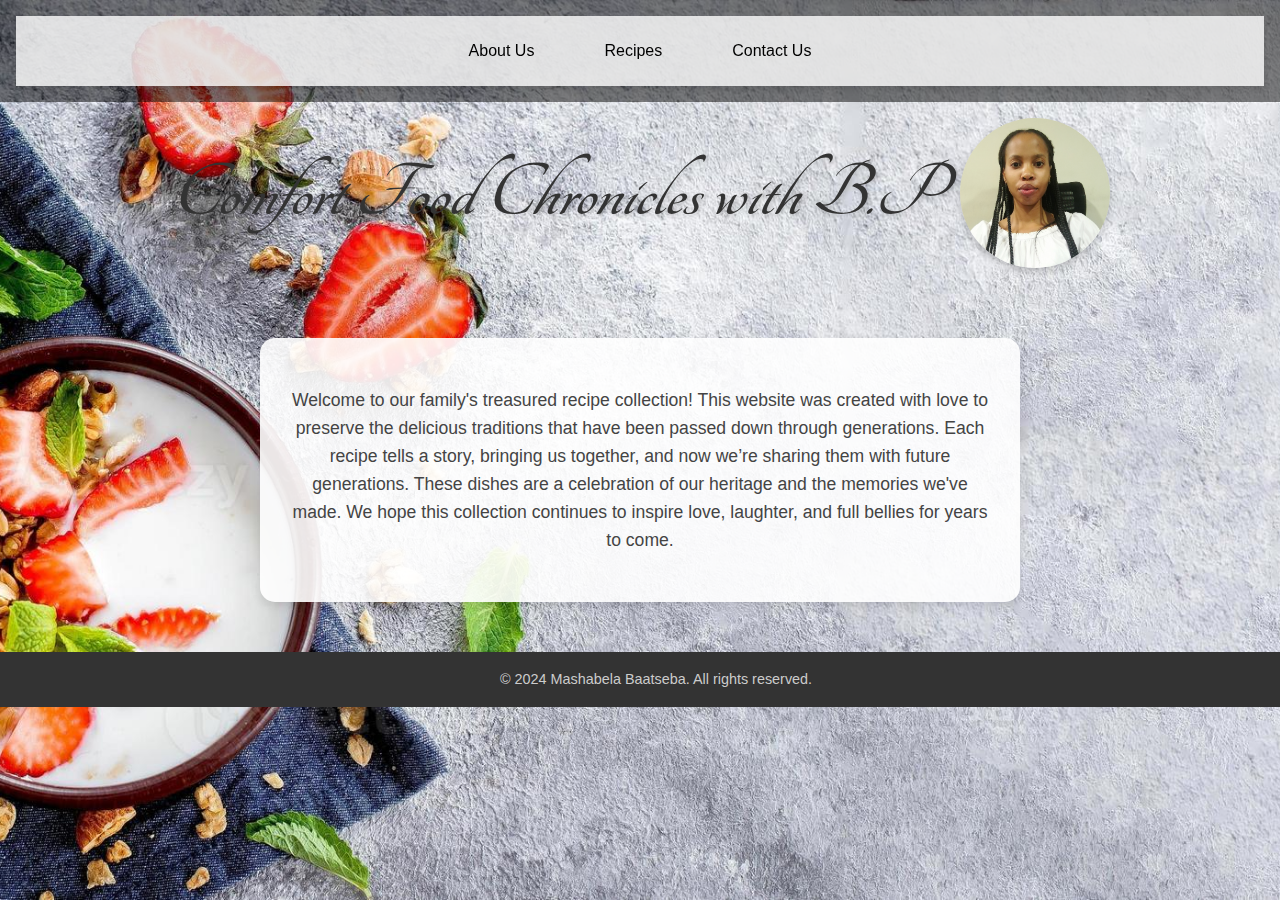
<file: Recipes/index.html>
<!DOCTYPE html>
<html lang="en">
<head>
    <meta charset="UTF-8">
    <meta http-equiv="X-UA-Compatible" content="IE=edge">
    <meta name="viewport" content="width=device-width, initial-scale=1.0">
    <link rel="stylesheet" href="https://fonts.googleapis.com/css?family=Tangerine">
    <title>Recipes</title>
    <style>
       body {
    font-family: 'Open Sans', Arial, sans-serif;
    background-image: url('images/back1.jpg');
    background-size: cover;
    background-position: center;
    background-repeat: no-repeat;
    background-attachment: fixed;
    margin: 0;
    padding: 0;
    color: #333; /* Slightly darken text for better readability */
}

nav {
    display: flex;
    justify-content: center;
    background-color: rgba(255, 255, 255, 0.8); /* Semi-transparent background */
    padding: 1rem 0;
    box-shadow: 0 4px 6px rgba(0, 0, 0, 0.1); /* Slight shadow for depth */
    position: sticky;
    top: 0;
    z-index: 100;
}

nav a {
    color: #000;
    text-decoration: none;
    margin: 0 20px;
    padding: 10px 15px;
    transition: background-color 0.3s ease, color 0.3s ease;
    border-radius: 5px; /* Rounded corners */
}

nav a:hover {
    color: #ffcc00;
    background-color: rgba(0, 0, 0, 0.1); /* Subtle hover effect */
}

nav a:active {
    color: #ff6600;
    background-color: rgba(0, 0, 0, 0.2); /* Active state */
}

header {
    color: #fff;
    padding: 1rem;
    text-align: center;
    background-color: rgba(0, 0, 0, 0.5); /* Add a background to the header for better readability */
}

h1 {
    color: #333;
    font-family: 'Tangerine', serif;
    font-size: 80px;
    text-shadow: 2px 2px 5px rgba(0, 0, 0, 0.2); /* Add shadow for better text emphasis */
    margin: 0;
}

.header-content {
    display: flex;
    align-items: center;
    justify-content: center;
    gap: 20px;
    margin: 1rem 0;
}

.circle-image {
    width: 150px;
    height: 150px;
    border-radius: 50%;
    object-fit: cover;
    box-shadow: 0 4px 8px rgba(0, 0, 0, 0.2); /* Add box shadow for depth */
}

.container {
    display: flex;
    flex-direction: column;
    align-items: center;
    padding: 50px 20px;
}

.content {
    max-width: 700px;
    text-align: center;
    background-color: rgba(255, 255, 255, 0.9); /* Add a background for better readability */
    padding: 30px;
    border-radius: 15px;
    box-shadow: 0 4px 10px rgba(0, 0, 0, 0.1); /* Add subtle shadow */
    font-size: 1.2rem;
}

p {
    font-size: 1.1rem;
    line-height: 1.6;
    color: #444; /* Darken text color for better contrast */
}

footer {
    background-color: #333;
    color: #fff;
    text-align: center;
    padding: 1rem;
    width: 100%;
    position: relative;
}

footer p {
    margin: 0;
    font-size: 0.9rem;
    color: #ccc;
}

footer p:hover {
    color: #ffcc00;
}

html {
    scroll-behavior: smooth;
}

@media (max-width: 768px) {
    .box {
        width: 100%;
        margin: 10px 0;
    }
}


    </style>
</head>
<body>
    <header>
        <nav>
            <a href="index.html">About Us</a>
            <a href="Recipe.html">Recipes</a>
            <a href="Contact.html">Contact Us</a>
        </nav>
    </header>
    
    <div class="header-content">
        <h1><i>Comfort Food Chronicles with B.P</i></h1>
        <div class="image-container">
            <img src="images/Bp.jpg" alt="Author picture" class="circle-image">
        </div>
       
    </div>
    
    <section class="container">
        <div class="content">
            <p>
                Welcome to our family's treasured recipe collection! 
                This website was created with love to preserve the delicious traditions that have been passed down through generations.
                Each recipe tells a story, bringing us together, and now we’re sharing them with future generations.
                These dishes are a celebration of our heritage and the memories we've made. We hope this collection continues to inspire love, laughter, and full bellies for years to come.
            </p>
        </div>
    </section>
    
    <footer><p>&copy; 2024 Mashabela Baatseba. All rights reserved.</p></footer>
</body>
</html>
</file>
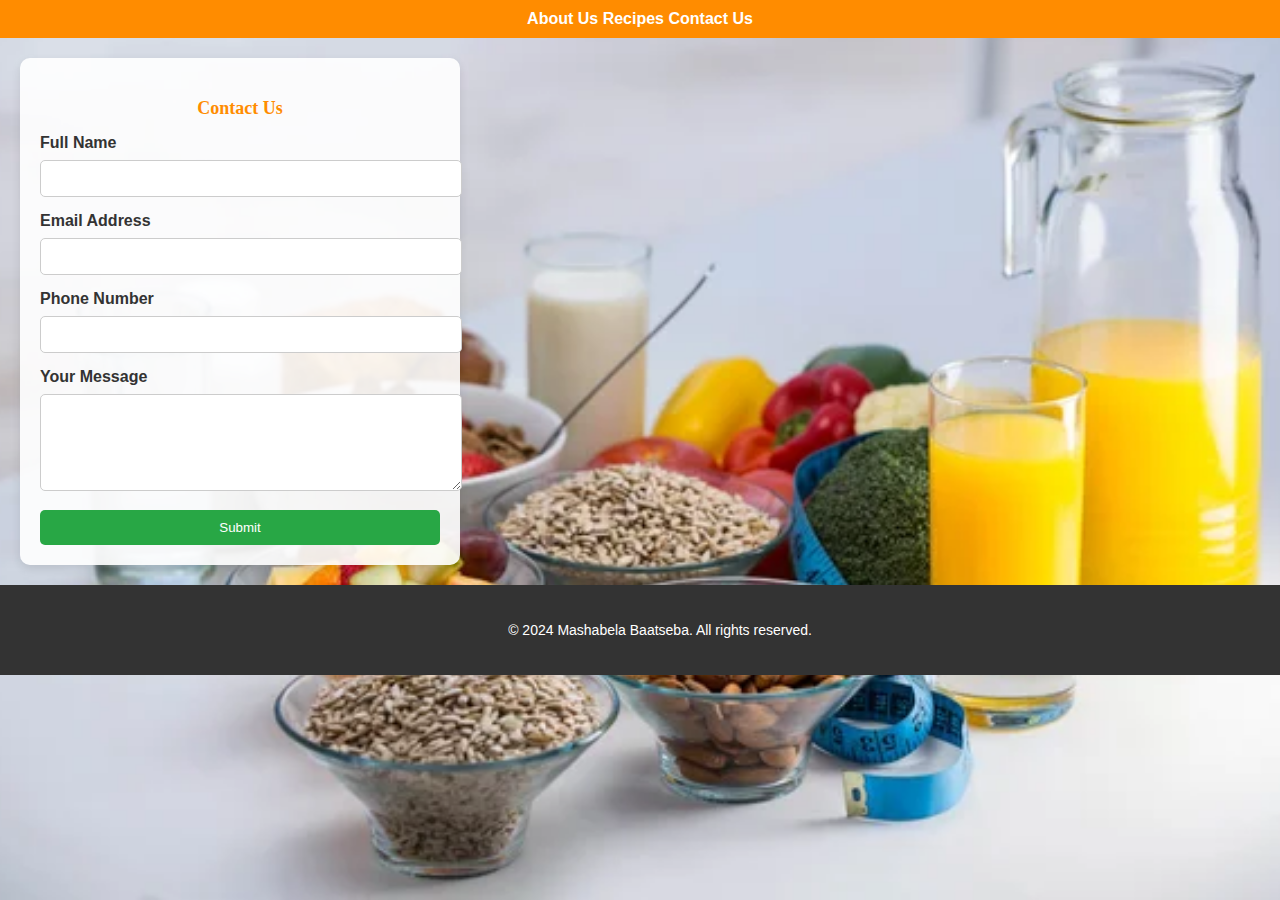
<file: Recipes/contact.html>
<!DOCTYPE html>
<html lang="en">
<head>
    <meta charset="UTF-8">
    <meta http-equiv="X-UA-Compatible" content="IE=edge">
    <meta name="viewport" content="width=device-width, initial-scale=1.0">
    <title>Contact us </title>
</head>
<style>
 /* General styling for the body */
body {
    background-image: url("../Recipes/images/back3.jpg");
    background-size: cover;
    background-position: center;
    background-repeat: no-repeat;
    background-attachment: fixed;
    font-family: 'Arial', sans-serif;
    background-color: #f7f7f7;
    margin: 0;
    padding: 0;
    color: #333;
}

header {
    background-color: #ff8c00;
    padding: 10px;
    text-align: center;
}

header a {
    text-decoration: none;
    color: white;
    font-weight: bold;
}

/* Container styling */
.container {
    display: flex;
    flex-wrap: wrap;
    justify-content: center;
    padding: 20px;
}

/* Box styling for each recipe */
.box {
    background-color: white;
    border-radius: 10px;
    box-shadow: 0 4px 8px rgba(0, 0, 0, 0.1);
    margin: 10px;
    padding: 20px;
    width: 300px;
    transition: transform 0.2s;
}

.box:hover {
    transform: scale(1.05);
}

h1, h2 {
    color: #ff8c00;
    font-family: 'Georgia', serif;
}

h1 {
    font-size: 22px;
    margin-bottom: 10px;
}

h2 {
    font-size: 18px;
    margin-top: 20px;
}

p, ol {
    font-size: 14px;
    line-height: 1.6;
}

ol {
    padding-left: 20px;
}

/* Footer styling */
footer {
    text-align: center;
    padding: 20px;
    background-color: #333;
    color: white;
    font-size: 14px;
    position: relative;
    bottom: 0;
    width: 100%;
}
.contact-form {
    width: 100%;
    max-width: 400px; /* Limit the width to 400px */
    padding: 20px;
    background-color: rgba(255, 255, 255, 0.9);
    border-radius: 10px;
    box-shadow: 0 4px 10px rgba(0, 0, 0, 0.1);
    margin: 20px; /* Add some margin for small screens */
    text-align: left;
}

h2 {
    text-align: center;
}

.contact-form label {
    display: block;
    margin-bottom: 8px;
    font-weight: bold;
}

.contact-form input, .contact-form textarea {
    width: 100%;
    padding: 10px;
    margin-bottom: 15px;
    border: 1px solid #ccc;
    border-radius: 5px;
}

.contact-form button {
    display: block;
    width: 100%;
    padding: 10px;
    background-color: #28a745;
    color: white;
    border: none;
    border-radius: 5px;
    cursor: pointer;
}

.contact-form button:hover {
    background-color: #218838;
}

@media (max-width: 768px) {
    .box {
        width: 100%;
        margin: 10px 0;
    }
}
    

</style>


</style>
<body>
    <header>
        <nav>
            <a href="index.html">About Us</a>
            <a href="recipe.html">Recipes</a>
            <a href="contact.html">Contact Us</a>
        </nav>
    </header>
    <div class="contact-form">
        <h2>Contact Us</h2>
        <form action="/submit_contact_form" method="POST">
            <label for="name">Full Name</label>
            <input type="text" id="name" name="name" required>
    
            <label for="email">Email Address</label>
            <input type="email" id="email" name="email" required>
    
            <label for="phone">Phone Number</label>
            <input type="tel" id="phone" name="phone">
    
            <label for="message">Your Message</label>
            <textarea id="message" name="message" rows="5" required></textarea>
    
            <button type="submit">Submit</button>
        </form>
    </div>
    <footer>
        <p>&copy; 2024 Mashabela Baatseba. All rights reserved.</p>
    </footer>
    
</body>
</html>
</file>
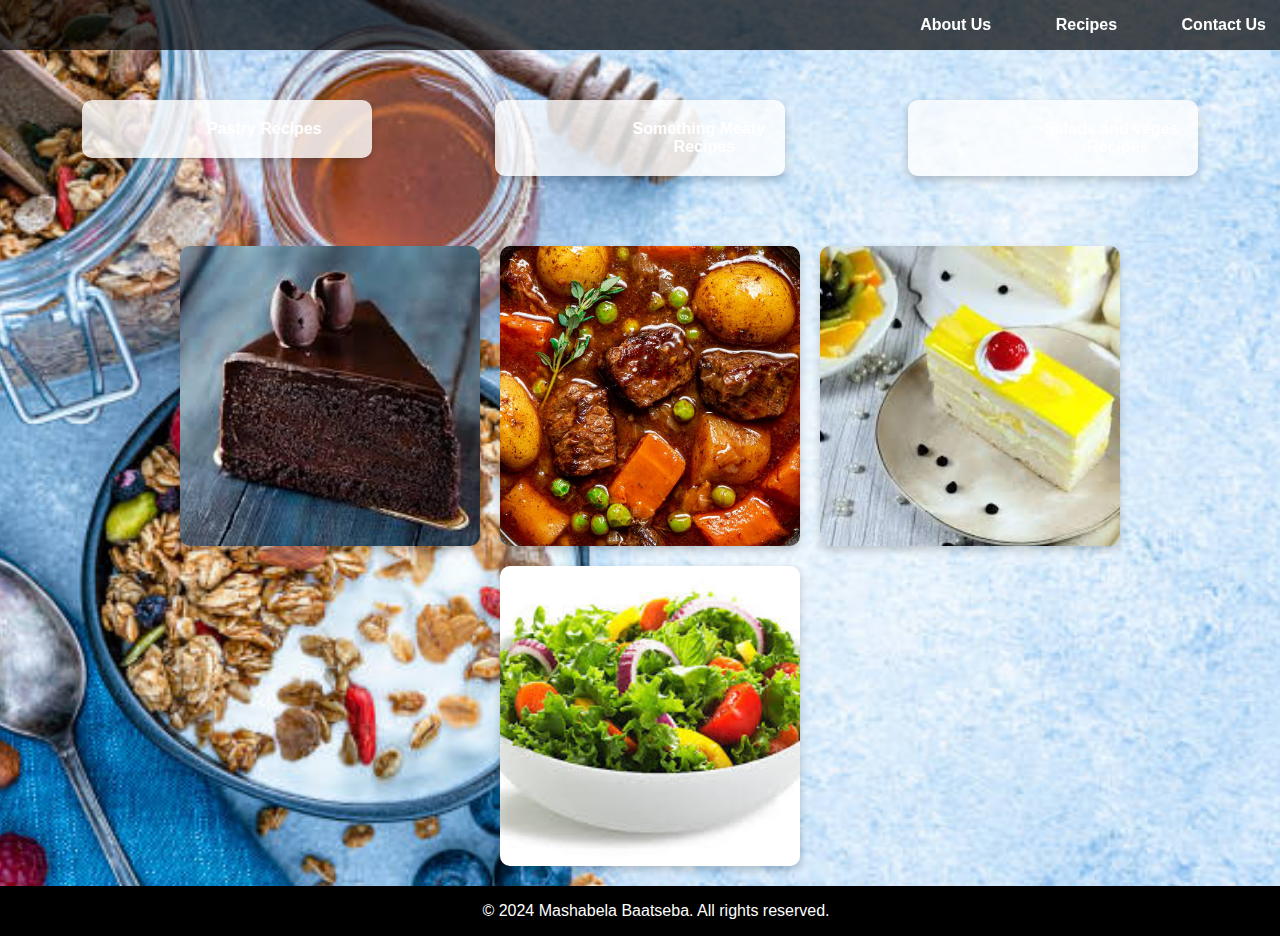
<file: Recipes/recipe.html>
<!DOCTYPE html>
<html lang="en">
<head>
    <meta charset="UTF-8">
    <meta name="viewport" content="width=device-width, initial-scale=1.0">
    <title>Recipes</title>
    
    <style>
        body {
    font-family: Arial, sans-serif;
    background-image: url('images/back2.jpg');
    background-size: cover;
    background-position: center;
    background-repeat: no-repeat;
    background-attachment: fixed;
    margin: 0;
    padding: 0;
    color: #333; /* Enhancing contrast for readability */
}

header {
    background-color: rgba(0, 0, 0, 0.7); /* Dark background for better contrast */
    padding: 1rem;
    position: sticky;
    top: 0;
    width: 100%;
    z-index: 100;
}

nav {
    text-align: right;
}

nav a {
    color: #fff;
    text-decoration: none;
    margin: 0 20px;
    font-weight: bold;
    padding: 10px;
    transition: color 0.3s ease, background-color 0.3s ease; 
}

nav a:hover {
    color: #ffcc00;
    background-color: rgba(255, 255, 255, 0.2); /* Adding hover background */
    border-radius: 5px;
}

nav a:active {
    color: #ff6600;
}

.container {
    display: flex;
    flex-wrap: wrap;
    justify-content: space-around;
    align-items: flex-start;
    padding: 20px;
    margin: 20px 0;
}

.box {
    background-color: rgba(255, 255, 255, 0.8);
    padding: 20px;
    margin: 10px;
    width: 250px;
    border-radius: 10px;
    box-shadow: 0 4px 8px rgba(0, 0, 0, 0.2); /* Adding shadow for depth */
    transition: transform 0.3s ease, box-shadow 0.3s ease;
}

.box:hover {
    transform: scale(1.05);
    box-shadow: 0 8px 16px rgba(0, 0, 0, 0.3); /* Hover effect with scaling */
}

.pictures {
    display: flex;
    flex-wrap: wrap;
    justify-content: center;
    gap: 20px;
    padding: 20px;
    margin-left: 20px;
}

.pictures img {
    border-radius: 10px;
    width: 300px;
    height: 300px;
    object-fit: cover;
    box-shadow: 0 4px 8px rgba(0, 0, 0, 0.2); /* Adding shadow for images */
    transition: transform 0.3s ease, box-shadow 0.3s ease;
}

.pictures img:hover {
    transform: scale(1.05);
    box-shadow: 0 8px 16px rgba(0, 0, 0, 0.3); /* Adding hover effect to images */
}

footer {
    background-color: #000;
    color: #fff;
    text-align: center;
    padding: 1rem;
    width: 100%;
    position: relative;
    bottom: 0;
}

footer p {
    margin: 0;
}

@media (max-width: 768px) {
    .container {
        flex-direction: column;
        align-items: center;
    }

    .pictures {
        flex-direction: column;
        align-items: center;
    }

    .pictures img {
        width: 100%;
        height: auto; /* Ensures images scale correctly on small screens */
    }
}

    </style>
</head>
<body>
    <header>
        <nav>
            <a href="index.html">About Us</a>
            <a href="recipe.html">Recipes</a>
            <a href="contact.html">Contact Us</a>
        </nav>
    </header>

    <section class="container">
        <div class="box">
            <nav>
                <a href="detailedrecipes/pastry.html">Pastry Recipes</a> 
            </nav>
        </div>
        <div class="box">
            <nav>
                <a href="detailedrecipes/meaty.html">Something Meaty Recipes</a>
            </nav>
        </div>
        <div class="box">
            <nav>
                <a href="detailedrecipes/salad.html">Salads and veges Recipes</a>
            </nav>
        </div>
        
    </section>

    <div class="pictures">
        <img src="images/pastry.jpeg" width="300 px" height="300 px">
        <img src="images/meaty.jpg" width="300 px" height="300 px">
        <img src="images/desert.jpeg" width="300 px" height="300 px">
        <img src="images/salad.jpeg" width="300 px" height="300 px">
    </div>

    <footer>
        <p>&copy; 2024 Mashabela Baatseba. All rights reserved.</p>
    </footer>
</body>
</html>
</file>
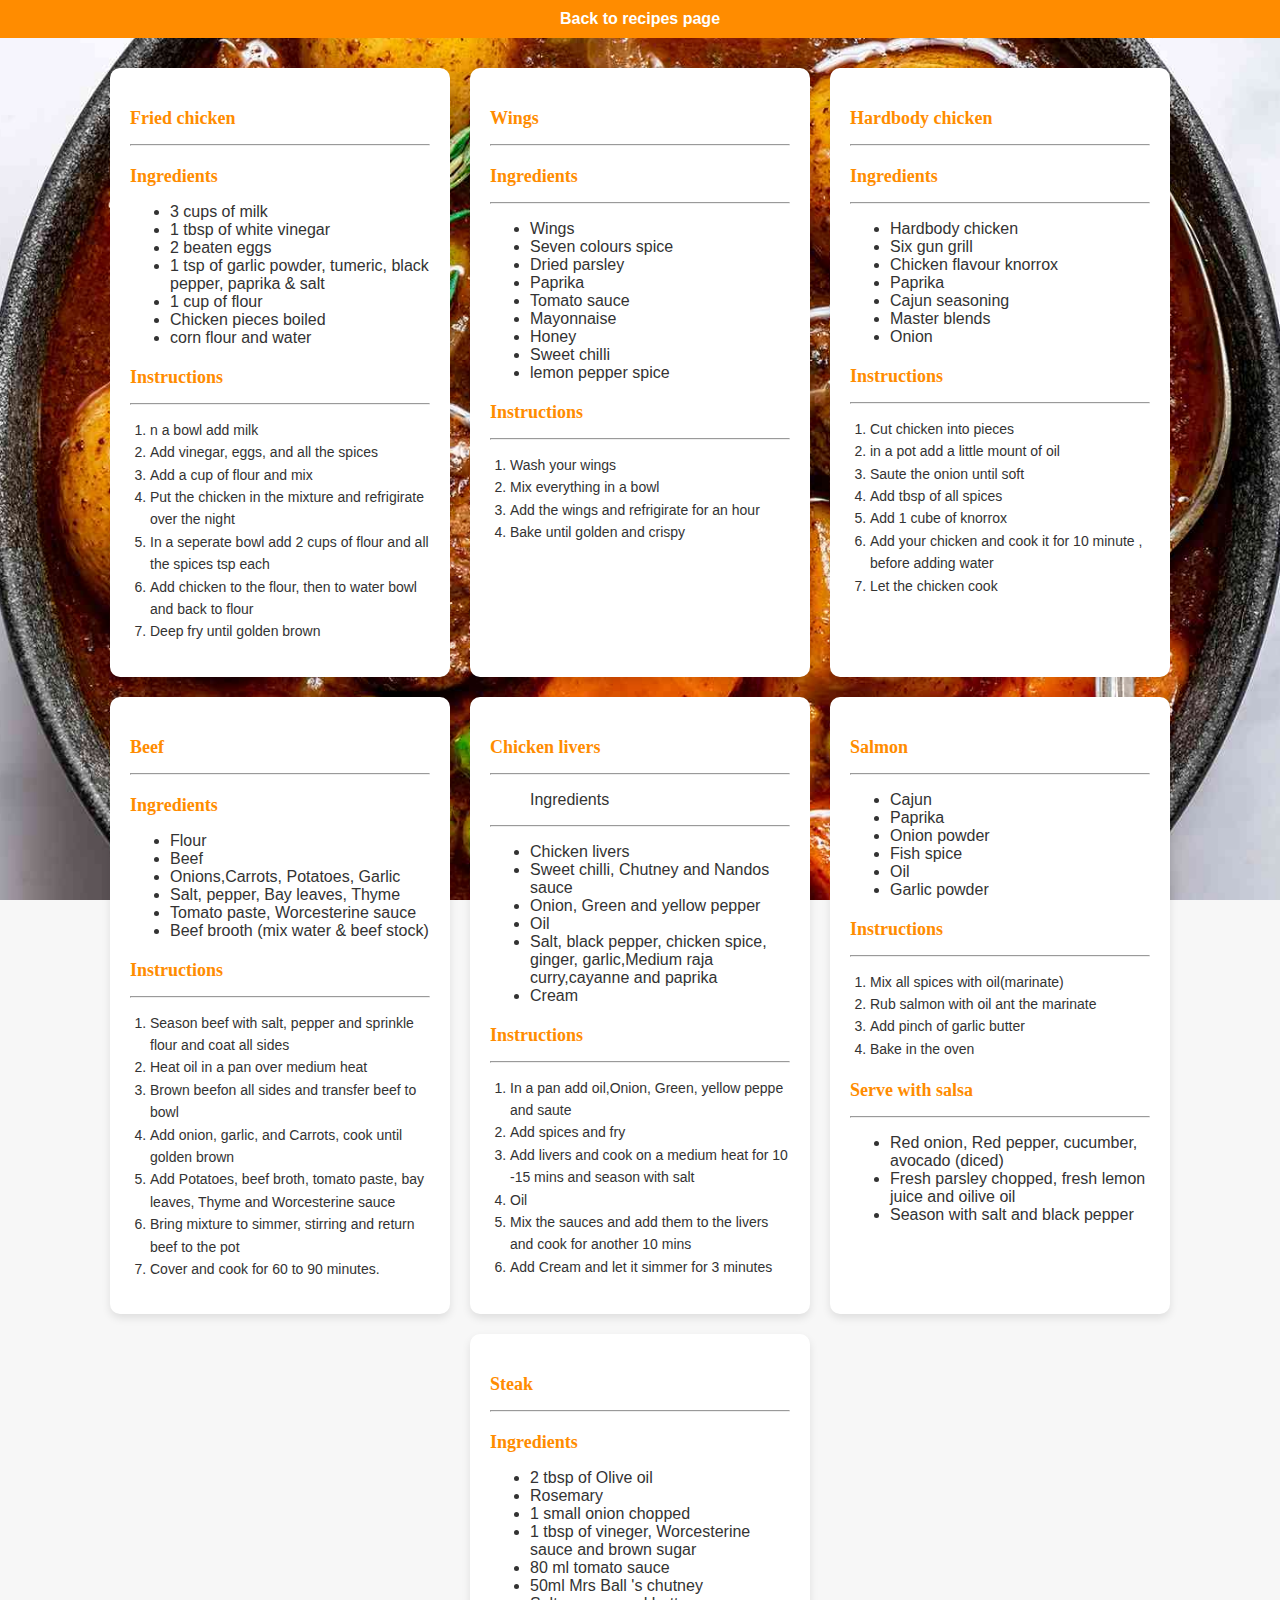
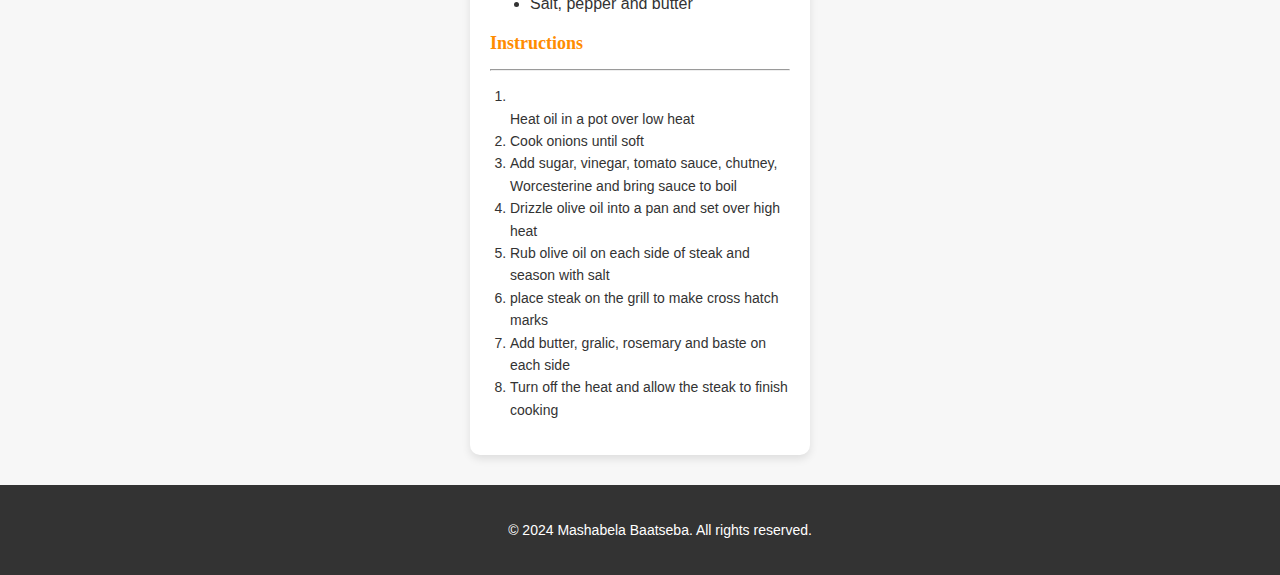
<file: Recipes/detailedrecipes/meaty.html>
<!DOCTYPE html>
<html lang="en">
<head>
    <meta charset="UTF-8">
    <meta http-equiv="X-UA-Compatible" content="IE=edge">
    <meta name="viewport" content="width=, initial-scale=1.0">
    <title>Meaty recipes</title>
    <link rel="stylesheet" href="../CSS/style1.css">
</head>
<body>
    <header>
        <a href="../recipe.html"> Back to recipes page</a>
    </header>
    <section class="container">
        <div class="box"> 
            <h2> Fried chicken</h2> 
            <hr>
            <h2>Ingredients</h2>
            <ul>
                <li>3 cups of milk</li>
                <li>1 tbsp of white vinegar</li>
                <li>2 beaten eggs</li>
                <li>1 tsp of garlic powder, tumeric, black pepper, paprika & salt</li>
                <li>1 cup of flour</li>
                <li>Chicken pieces boiled</li>
                <li>corn flour and water</li>
            </ul>
            <h2>Instructions </h2> 
            <hr>
            <ol>
                <li>n a bowl add milk</li>
                <li>Add vinegar, eggs, and all the spices</li>
                <li>Add a cup of flour and mix</li>
                <li>Put the chicken in the mixture and refrigirate over the night</li>
                <li>In a seperate bowl add 2 cups of flour and all the spices tsp each</li>
                <li>Add chicken to the flour, then to water bowl and back to flour</li>
                <li>Deep fry until golden brown</li>
            </ol>


        </div>
        <div class="box">
            <h2> Wings </h2> 
            <hr>
            <h2>Ingredients</h2>
            <hr>
            <ul>
                <li>Wings</li>
                <li>Seven colours spice</li>
                <li>Dried parsley</li>
                <li>Paprika</li> 
                <li>Tomato sauce</li>
                <li>Mayonnaise</li>
                <li>Honey</li>
                <li>Sweet chilli</li>
                <li>lemon pepper spice</li>
            </ul>
            <h2> Instructions </h2> 
            <hr>
            <ol>
                <li>Wash your wings</li>
                <li>Mix everything in a bowl</li>
                <li>Add the wings and refrigirate for an hour</li>
                <li>Bake until golden and crispy</li>
            </ol>

        </div>
        <div class="box">
            <h2>Hardbody chicken </h2> 
            <hr>
            <h2>Ingredients</h2>
            <hr>
            <ul>
                <li>Hardbody chicken</li>
                <li>Six gun grill</li>
                <li>Chicken flavour knorrox</li>
                <li> Paprika</li>
                <li>Cajun seasoning</li>
                <li>Master blends</li>
                <li>Onion</li>
            </ul>
            <h2>Instructions </h2> 
            <hr>
            <ol>
                <li>Cut chicken into pieces</li>
                <li>in a pot add a little mount of oil</li>
                <li>Saute the onion until soft</li>
                <li>Add tbsp of all spices</li>
                <li>Add 1 cube of knorrox</li>
                <li>Add your chicken and cook it for 10 minute , before adding water</li>
                <li>Let the chicken cook</li>
            </ol>

        </div>
        <div class="box">
            <h2> Beef</h2> 
            <hr>
            <h2>Ingredients</h2>
            <ul>
                <li>Flour</li>
                <li>Beef</li>
                <li>Onions,Carrots, Potatoes, Garlic</li>
                <li>Salt, pepper, Bay leaves, Thyme</li>
                <li>Tomato paste, Worcesterine sauce</li>
                <li>Beef brooth (mix water & beef stock)</li>
            </ul>
            <h2> Instructions</h2> 
            <hr>
            <ol>
                <li>Season beef with salt, pepper and sprinkle flour and coat all sides</li>
                <li>Heat oil in a pan over medium heat</li>
                <li>Brown beefon all sides and transfer beef to bowl</li>
                <li>Add onion, garlic, and Carrots, cook until golden brown</li>
                <li>Add Potatoes, beef broth, tomato paste, bay leaves, Thyme and Worcesterine sauce</li>
                <li>Bring mixture to simmer, stirring and return beef to the pot</li>
                <li>Cover and cook for 60 to 90 minutes.</li>
            </ol>

        </div>
        <div class="box">
            <h2>Chicken livers </h2> 
            <hr>
            <ul>Ingredients</ul>
            <hr>
            <ul>
                <li>Chicken livers</li>
                <li>Sweet chilli, Chutney and Nandos sauce </li>
                <li>Onion, Green and yellow pepper</li>
                <li>Oil</li>
                <li>Salt, black pepper, chicken spice, ginger, garlic,Medium raja curry,cayanne and paprika</li>
                <li>Cream</li>
            </ul>
            <h2>Instructions </h2> 
            <hr>
            <ol>
                <li>In a pan add oil,Onion, Green, yellow peppe and saute</li>
                <li>Add spices and fry </li>
                <li>Add livers and cook on a medium heat for 10 -15 mins and season with salt</li>
                <li>Oil</li>
                <li>Mix the sauces and add them to the livers and cook for another 10 mins</li>
                <li>Add Cream and let it simmer for 3 minutes</li>
            </ol>

        </div>
        <div class="box">
            <h2> Salmon </h2> 
            <hr>
            <ul>
                <li>Cajun</li>
                <li>Paprika</li>
                <li>Onion powder</li>
                <li>Fish spice</li>
                <li>Oil</li>
                <li>Garlic powder</li>
            </ul>
            <h2>Instructions </h2> 
            <hr>
            <ol>
                <li>Mix all spices with oil(marinate)</li>
                <li>Rub salmon with oil ant the marinate</li>
                <li>Add pinch of garlic butter</li>
                <li>Bake in the oven</li>
            </ol>
            <h2>Serve with salsa</h2>
            <hr>
            <ul>
                <li>Red onion, Red pepper, cucumber, avocado (diced)</li>
                <li>Fresh parsley chopped, fresh lemon juice and oilive oil</li>
                <li>Season with salt and black pepper</li>
                
            </ul>

        </div>
        <div class="box">
            <h2>Steak </h2> 
            <hr>
            <h2>Ingredients</h2>
            <ul>
                <li>2 tbsp of Olive oil</li>
                <li>Rosemary</li>
                <li>1 small onion chopped</li>
                <li> 1 tbsp of vineger, Worcesterine sauce and brown sugar</li>
                <li>80 ml tomato sauce</li>
                <li>50ml Mrs Ball 's chutney</li>
                <li>Salt, pepper and butter</li>
            </ul>
            <h2>Instructions </h2> 
            <hr>
            <ol>
                <li></li>Heat oil in a pot over low heat
                <li>Cook onions until soft</li>
                <li>Add sugar, vinegar, tomato sauce, chutney, Worcesterine and bring sauce to boil</li>
                <li> Drizzle olive oil into a pan and set over high heat</li>
                <li>Rub olive oil on each side of steak and season with salt</li>
                <li>place steak on the grill to make cross hatch marks</li>
                <li>Add butter, gralic, rosemary and baste on each side</li>
                <li>Turn off the heat and allow the steak to finish cooking</li>
            </ol>

    
    </section>
    <footer>
        <p>&copy; 2024 Mashabela Baatseba. All rights reserved.</p>
    </footer>
</body>
</html>
</file>
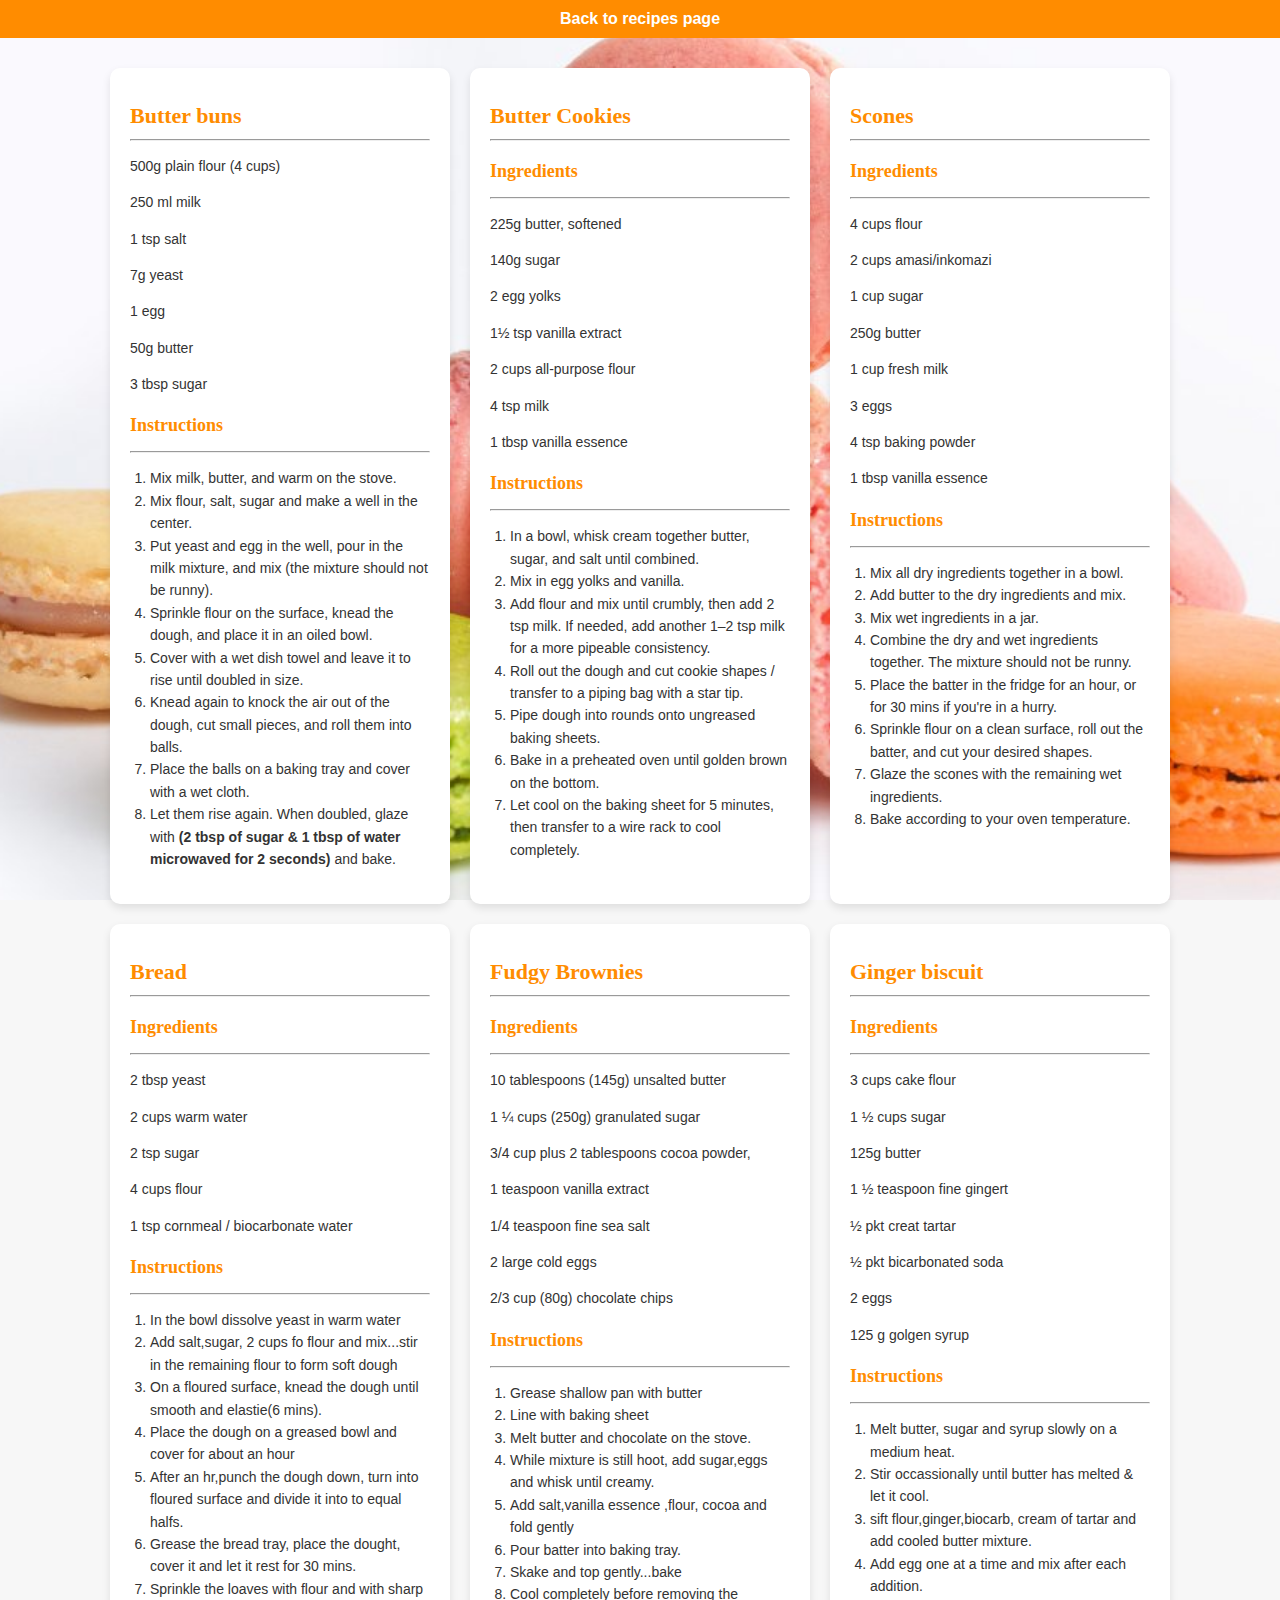
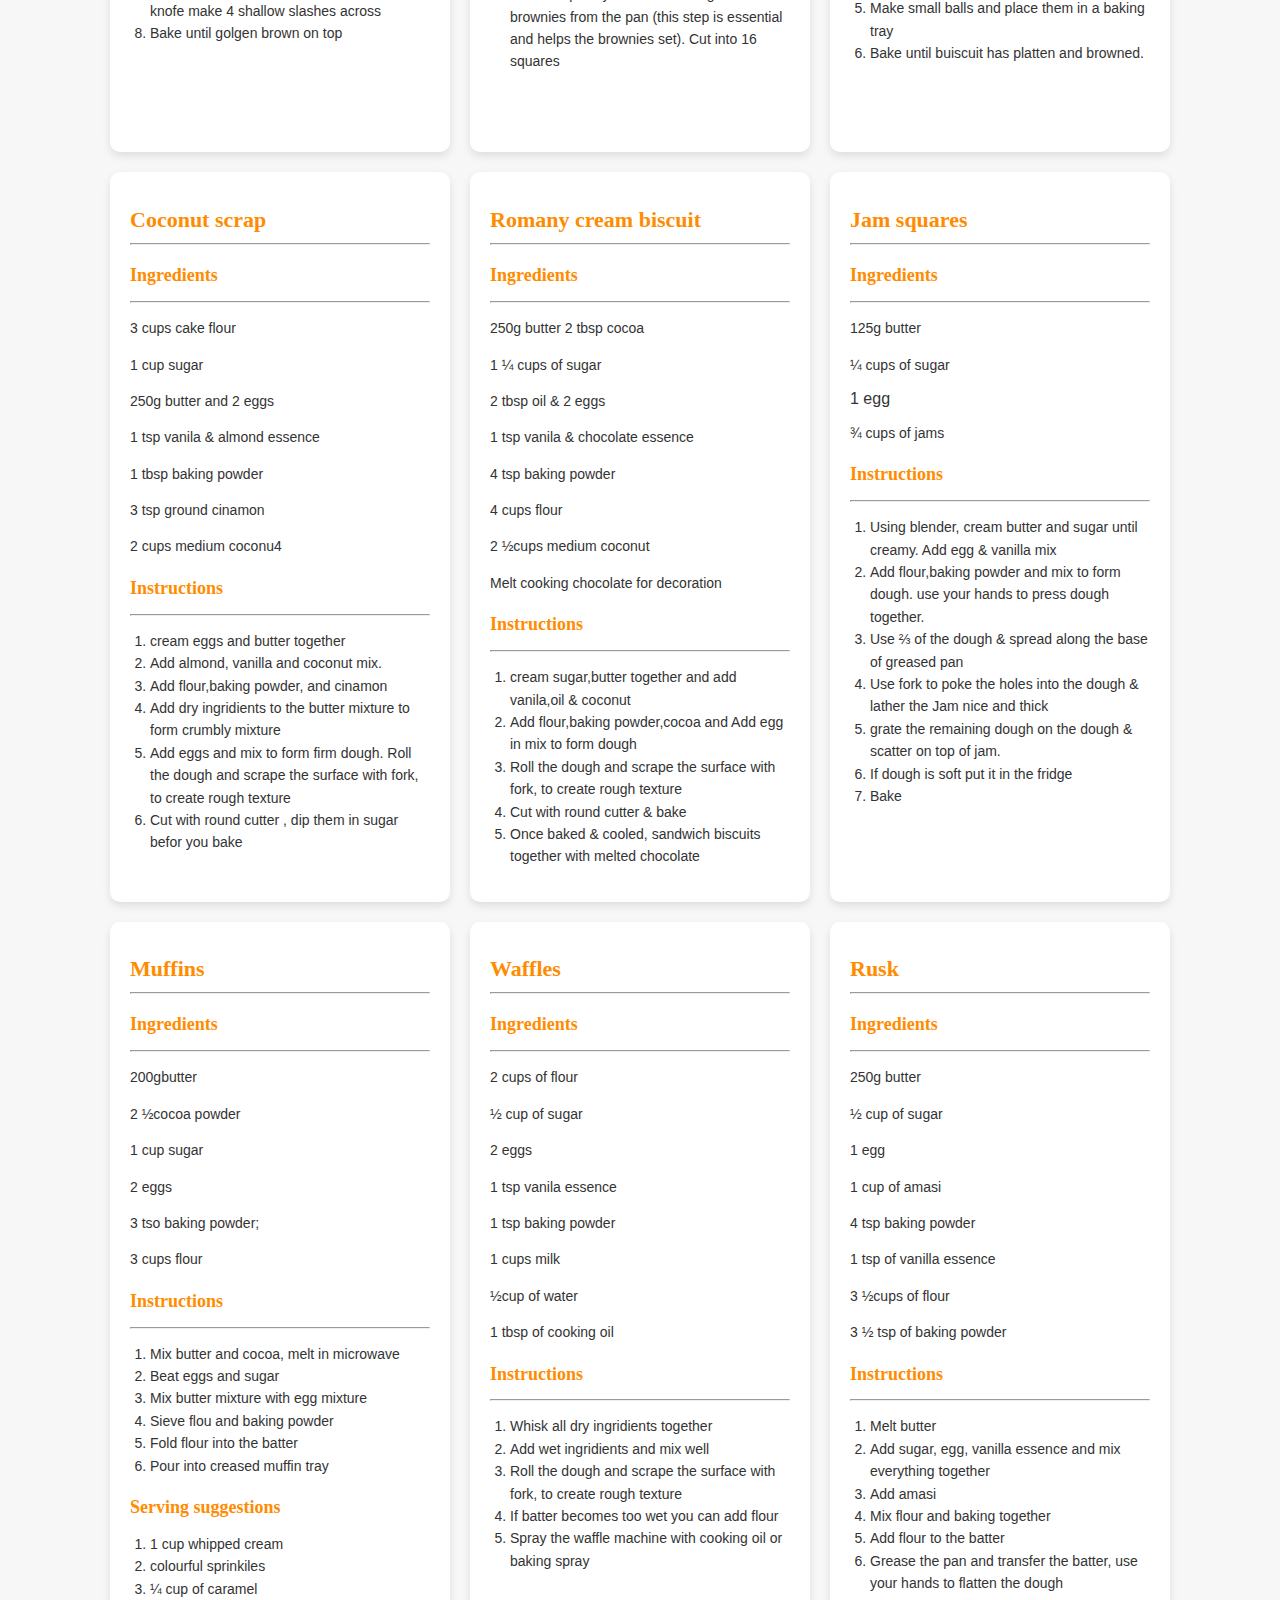
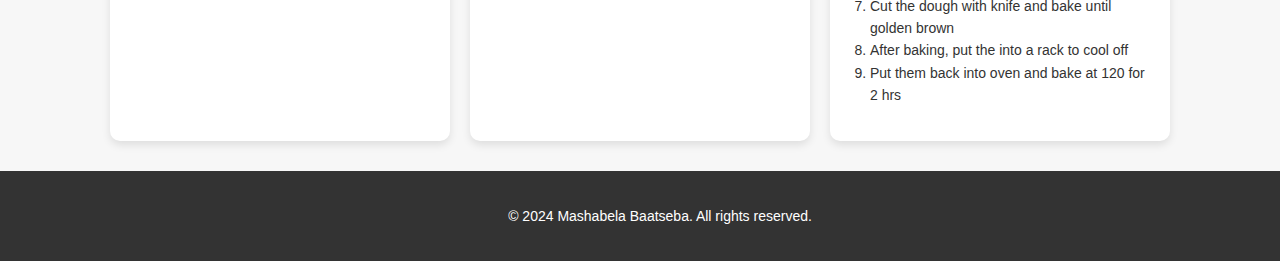
<file: Recipes/detailedrecipes/pastry.html>
<!DOCTYPE html>
<html lang="en">
<head>
    <meta charset="UTF-8">
    <meta http-equiv="X-UA-Compatible" content="IE=edge">
    <meta name="viewport" content="width=, initial-scale=1.0">
    <title>Pastry recipes</title>
    <link rel="stylesheet" href="../CSS/style.css">
</head>
<style>
</style>
<body>
    <header>
        <a href="../recipe.html"> Back to recipes page</a>
    </header>
    <section class="container">
        <div class="box"> 
        <h1>Butter buns</h1><hr>
        <p>500g plain flour (4 cups)</p>
            <p>250 ml milk</p>
            <p>1 tsp salt</p>
            <p>7g yeast</p>
            <p>1 egg</p>
            <p>50g butter</p>
            <p>3 tbsp sugar</p>
        <h2>Instructions</h2><hr>
        <ol>
            <li>Mix milk, butter, and warm on the stove.</li>
            <li>Mix flour, salt, sugar and make a well in the center.</li>
            <li>Put yeast and egg in the well, pour in the milk mixture, and mix (the mixture should not be runny).</li>
            <li>Sprinkle flour on the surface, knead the dough, and place it in an oiled bowl.</li>
            <li>Cover with a wet dish towel and leave it to rise until doubled in size.</li>
            <li>Knead again to knock the air out of the dough, cut small pieces, and roll them into balls.</li>
            <li>Place the balls on a baking tray and cover with a wet cloth.</li>
            <li>Let them rise again. When doubled, glaze with <b>(2 tbsp of sugar & 1 tbsp of water microwaved for 2 seconds)</b> and bake.</li>
        </ol>
        </div>
        <div class="box">
            <h1>Butter Cookies</h1><hr>
            <h2>Ingredients</h2><hr>
            <p>225g butter, softened</p>
            <p>140g sugar</p>
            <p>2 egg yolks</p>
            <p>1½ tsp vanilla extract</p>
            <p>2 cups all-purpose flour</p>
            <p>4 tsp milk</p>
            <p>1 tbsp vanilla essence</p>
        <h2>Instructions</h2><hr>
        <ol>
            <li>In a bowl, whisk cream together butter, sugar, and salt until combined.</li>
            <li>Mix in egg yolks and vanilla.</li>
            <li>Add flour and mix until crumbly, then add 2 tsp milk. If needed, add another 1–2 tsp milk for a more pipeable consistency.</li>
            <li>Roll out the dough and cut cookie shapes / transfer to a piping bag with a star tip.</li>
            <li>Pipe dough into rounds onto ungreased baking sheets.</li>
            <li>Bake in a preheated oven until golden brown on the bottom.</li>
            <li>Let cool on the baking sheet for 5 minutes, then transfer to a wire rack to cool completely.</li>
        </ol>
        </div>
        <div class="box">
            <h1>Scones</h1><hr>
            <h2>Ingredients</h2><hr>
            <p>4 cups flour</p>
            <p>2 cups amasi/inkomazi</p>
            <p>1 cup sugar</p>
            <p>250g butter</p>
            <p>1 cup fresh milk</p>
            <p>3 eggs</p>
            <p>4 tsp baking powder</p>
            <p>1 tbsp vanilla essence</p>
        <h2>Instructions</h2><hr>
        <ol>
            <li>Mix all dry ingredients together in a bowl.</li>
            <li>Add butter to the dry ingredients and mix.</li>
            <li>Mix wet ingredients in a jar.</li>
            <li>Combine the dry and wet ingredients together. The mixture should not be runny.</li>
            <li>Place the batter in the fridge for an hour, or for 30 mins if you're in a hurry.</li>
            <li>Sprinkle flour on a clean surface, roll out the batter, and cut your desired shapes.</li>
            <li>Glaze the scones with the remaining wet ingredients.</li>
            <li>Bake according to your oven temperature.</li>
        </ol>
        </div>
        <div class="box">
            <h1>Bread</h1><hr>
            <h2>Ingredients</h2><hr>
            <p>2 tbsp yeast</p>
            <p>2 cups warm water </p>
            <p>2 tsp sugar</p>
            <p>4 cups flour</p>
            <p>1 tsp cornmeal / biocarbonate water</p>
        <h2>Instructions</h2><hr>
        <ol>
            <li>In the bowl dissolve yeast in warm water</li>
            <li>Add salt,sugar, 2 cups fo flour and mix...stir in the remaining flour to form soft dough</li>
            <li>On a floured surface, knead the dough until smooth and elastie(6 mins). </li>
            <li>Place the dough on a greased bowl and cover for about an hour</li>
            <li>After an hr,punch the dough down, turn into floured surface and divide it into to equal halfs.</li>
            <li>Grease the bread tray, place the dought, cover it  and let it rest for 30 mins.</li>
            <li>Sprinkle the loaves with flour and with sharp knofe make 4 shallow slashes across</li>
            <li>Bake until golgen brown on top</li>
            <br>
        </ol>
        </div>
        <div class="box">
           <h1>Fudgy Brownies</h1><hr>
           <h2>Ingredients</h2><hr>
           <p>10 tablespoons (145g) unsalted butter</p>
           <p>1 ¼ cups (250g) granulated sugar</p>
           <p>3/4 cup plus 2 tablespoons cocoa powder, </p>
           <p>1 teaspoon vanilla extract</p>
           <p>1/4 teaspoon fine sea salt</p>
           <p>2 large cold eggs</p>
           <p>2/3 cup (80g)  chocolate chips</p>
       <h2>Instructions</h2><hr>
       <ol>
           <li>Grease shallow pan with butter</li>
           <li>Line with baking sheet</li>
           <li>Melt butter and chocolate on the stove.</li>
           <li>While mixture is still hoot, add sugar,eggs and whisk until creamy.</li>
           <li>Add salt,vanilla essence ,flour, cocoa and fold gently</li>
           <li>Pour batter into baking tray.</li>
           <li>Skake and top gently...bake</li>
           <li>Cool completely before removing the brownies from the pan (this step is essential and helps the brownies set).
             Cut into 16 squares</li>
          
       </ol>
        </div>
        <br>
        
        </div><div class="box">
            <h1>Ginger biscuit</h1>
            <hr>
           <h2>Ingredients</h2><hr>
           <p>3 cups cake flour</p>
           <p>1 &frac12; cups sugar</p>
           <p>125g butter </p>
           <p>1 &frac12; teaspoon fine gingert</p>
           <p> &frac12; pkt creat tartar</p>
           <p> &frac12; pkt bicarbonated soda</p>
           <p>2 eggs</p>
           <p>125 g golgen syrup</p>
       <h2>Instructions</h2><hr>
       <ol>
           <li>Melt butter, sugar and syrup slowly on a medium heat.</li>
           <li>Stir occassionally until butter has melted & let it cool.</li>
           <li>sift flour,ginger,biocarb, cream of tartar and add cooled butter mixture.</li>
           <li>Add egg one at a time and mix after each addition.</li>
           <li>Make small balls and place them in a baking tray</li>
           <li>Bake until buiscuit has platten and browned.</li>
          
       </ol>
       <br><br><br>
        </div>
        </div><div class="box">
            <h1>Coconut scrap</h1>
            <hr>
           <h2>Ingredients</h2><hr>
           <p>3 cups cake flour</p>
           <p>1  cup sugar</p>
           <p>250g butter  and 2 eggs</p>
           <p>1 tsp vanila & almond essence</p>
           <p>1 tbsp baking powder</p>
           <p>3 tsp ground cinamon</p>
           <p> 2 cups medium coconu4</p>

       <h2>Instructions</h2><hr>
       <ol>
           <li>cream eggs and butter together</li>
           <li>Add almond, vanilla and coconut mix.</li>
           <li>Add flour,baking powder, and cinamon</li>
           <li>Add dry ingridients to the butter mixture to form crumbly mixture</li>
           <li>Add eggs and mix to form firm dough.
            Roll the dough and scrape the surface with fork, to create rough texture</li>
           <li>Cut with round cutter , dip them in sugar befor you bake </li>
          
       </ol>
        </div>
        </div><div class="box">
            <h1>Romany cream biscuit</h1>
            <hr>
           <h2>Ingredients</h2><hr>
           <p>250g butter  2 tbsp cocoa</p>
           <p>1 &frac14; cups of sugar</p>
           <p>2 tbsp oil & 2 eggs</p>
           <p>1 tsp vanila & chocolate essence</p>
           <p>4 tsp baking powder</p>
           <p>4 cups flour</p>
           <p> 2 &frac12;cups medium coconut</p>
           <p> Melt cooking chocolate for decoration</p>

       <h2>Instructions</h2><hr>
       <ol>
           <li>cream sugar,butter together and add vanila,oil & coconut</li>
           <li>Add flour,baking powder,cocoa and Add egg in mix to form dough</li>
            <li>Roll the dough and scrape the surface with fork, to create rough texture</li>
           <li>Cut with round cutter & bake </li>
           <li>Once baked & cooled, sandwich biscuits together with melted chocolate</li>
          
       </ol>
        </div>
        </div><div class="box">
            <h1>Jam squares</h1>
            <hr>
           <h2>Ingredients</h2><hr>
           <p>125g butter</p>
           <p>&frac14; cups of sugar</p>
           <p1>1 egg</p>
           <p>&frac34; cups of jams</p>
          

       <h2>Instructions</h2><hr>
       <ol>
           <li>Using blender, cream butter and sugar until creamy. Add egg & vanilla mix</li>
           <li>Add flour,baking powder and mix to form dough. use your hands to press dough together. </li>
            <li>Use &frac23; of the dough & spread along the base of greased pan</li>
           <li>Use fork to poke the holes into the dough & lather the Jam nice and thick</li>
           <li>grate the remaining dough on the dough & scatter on top of jam.</li>
           <li>If dough is soft put it in the fridge</li>
           <li>Bake</li>
          
       </ol>
       <br><br><br>
        </div>
        </div>
       
        <div class="box">
            <h1>Muffins</h1>
            <hr>
           <h2>Ingredients</h2><hr>
           <p>200gbutter</p>
           <p>  2 &frac12;cocoa powder </p>
           <p>1 cup sugar</p>
           <p>2 eggs</p>
           <p>3 tso baking powder;</p>
           <p>3 cups flour</p>

       <h2>Instructions</h2><hr>
       <ol>
           <li>Mix butter and cocoa, melt in microwave</li>
           <li>Beat eggs and sugar</li>
            <li>Mix butter mixture with egg mixture</li>
           <li>Sieve flou and baking powder </li>
           <li> Fold flour into the batter </li>
           <li>Pour  into creased muffin tray</li>
       </ol>
       <h2>Serving suggestions</h2>
       <ol>
        <li>1 cup whipped cream</li>
        <li>colourful sprinkiles</li>
        <li>&frac14; cup of caramel</li>
       </ol>
       <br><br><br><br><br>
        </div>
        </div>
        <div class="box">
            <h1>Waffles</h1>
            <hr>
           <h2>Ingredients</h2><hr>
           <p>2 cups of flour</p>
           <p>&frac12; cup of sugar</p>
           <p> 2 eggs</p>
           <p>1 tsp vanila essence</p>
           <p>1 tsp baking powder</p>
           <p>1 cups milk</p>
           <p> &frac12;cup of water</p>
           <p> 1 tbsp of cooking oil</p>

       <h2>Instructions</h2><hr>
       <ol>
           <li>Whisk all dry ingridients together</li>
           <li>Add wet ingridients and mix well</li>
            <li>Roll the dough and scrape the surface with fork, to create rough texture</li>
           <li>If batter becomes too wet you can add flour</li>
           <li>Spray the waffle machine with cooking oil or baking spray</li>
          
       </ol>
       <br><br><br> <br><br>
        </div>
        </div>

        <div class="box">
            <h1>Rusk</h1>
            <hr>
           <h2>Ingredients</h2><hr>
           <p>250g butter  </p>
           <p>&frac12; cup of sugar</p>
           <p>1 egg</p>
           <p>1 cup of amasi</p>
           <p>4 tsp baking powder</p>
           <p>1 tsp of vanilla essence</p>
           <p> 3 &frac12;cups of flour</p>
           <p> 3 &frac12; tsp of baking powder</p>

       <h2>Instructions</h2><hr>
       <ol>
           <li>Melt butter</li>
           <li>Add sugar, egg, vanilla essence and mix everything together</li>
            <li>Add amasi</li>
           <li>Mix flour and baking together</li>
           <li>Add flour to the batter</li>
           <li>Grease the pan and transfer the batter, use your hands to flatten the dough</li>
           <li>Cut the dough with knife and bake until golden brown</li>
           <li>After baking, put the into a rack to cool off</li>
           <li>Put them back into oven and bake at 120 for 2 hrs</li>
          
       </ol>
        </div>
        </div>
      <!-- <div class="box">
            <h1>Malva pudding</h1><hr>
            <h2>Ingredients Sponge</h2><hr>
            <p>1 cup flour</p>
            <p>l tbsp biocarbonate soda </p>
            <p>1 cup sugar</p>
            <p>1 egg</p>
            <p>1 tsp Apricort jam</p>
            <p>1 tbsp vinegar</p>
            <p>1 tbsp melted butter</p>
            <p>1 cup milk</p>
        <h2>Instructions</h2><hr>
        <ol>
            <li>In the bowl mix dry ingridients together</li>
            <li>In a jar whisk wet ingridients together </li>
            <li>Combine dry and wet ingridients together, whisk until smooth  </li>
            <li> Grease the baking tray and pour mixture</li>
            <li> Bake until golden brown</li>
        </ol>
       <h2>Ingredients Sauce</h2><hr>
            <p>Half cup cream</p>
            <p>Half cup milk </p>
            <p>1 cup sugar</p>
            <p>Half cup hot water</p>
            <p>Half cup buter</p>
            <h2>Instructions</h2><hr>
        <ol>
            <li>In a pot , put all ingridients together</li>
            <li>Bring the mixture to boil for 2 minutes on low heat </li>
            <li>pour mixture on top of the bake malva </li>
            <li> Serve with custard</li>
        </ol>
        
    -->
    </section>

    <footer>
        <p>&copy; 2024 Mashabela Baatseba. All rights reserved.</p>
    </footer>
</body>
</html>
</file>
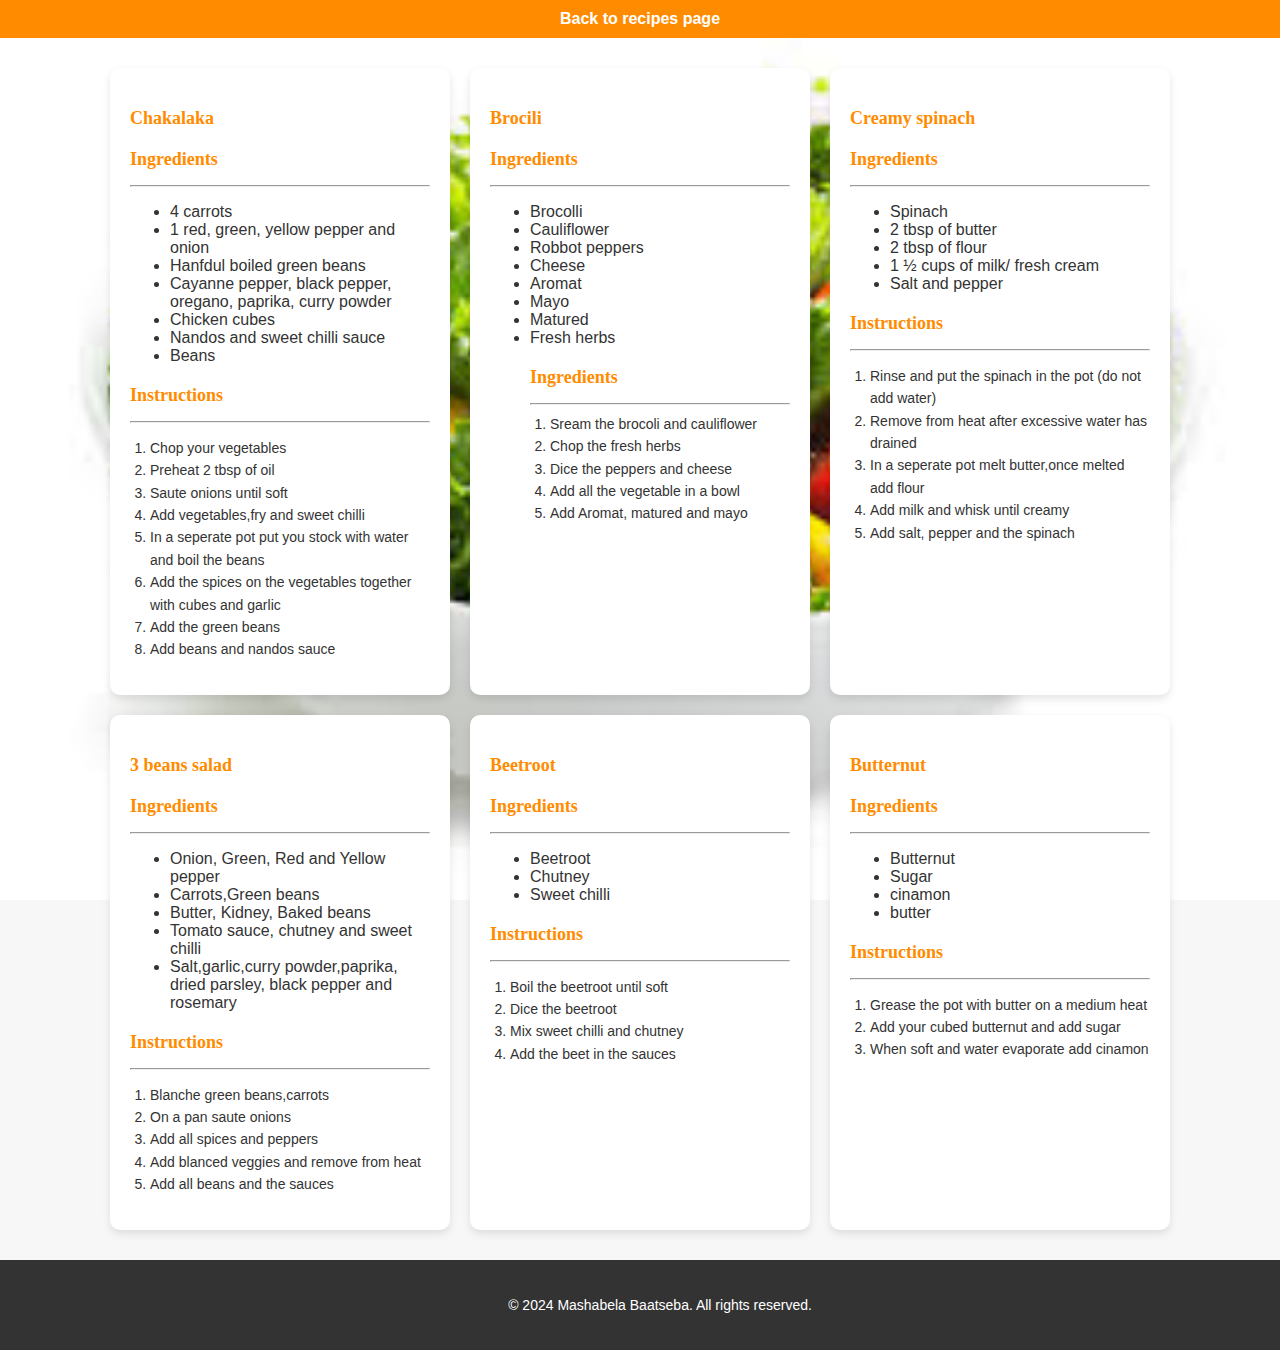
<file: Recipes/detailedrecipes/salad.html>
<!DOCTYPE html>
<html lang="en">
<head>
    <meta charset="UTF-8">
    <meta http-equiv="X-UA-Compatible" content="IE=edge">
    <meta name="viewport" content="width=, initial-scale=1.0">
    <title>salads recipes</title>
    <link rel="stylesheet" href="../CSS/style2.css">
</head>
<body>
    <header>
        <a href="../recipe.html"> Back to recipes page</a>
    </header>
    <section class="container">
        <div class="box"> 
            <h2>Chakalaka</h2>
            </hr>
            <h2>Ingredients</h2>
            <hr>
            <ul>
                <li> 4 carrots</li>
                <li>1 red, green, yellow pepper and onion</li>
                <li>Hanfdul boiled green beans</li>
                <li>Cayanne pepper, black pepper,  oregano, paprika, curry powder</li>
                <li>Chicken cubes</li>
                <li>Nandos and sweet chilli sauce</li>
                <li>Beans</li>
            </ul>
            <h2>Instructions</h2>
            <hr>
            <ol>
                <li>Chop your vegetables</li>
                <li>Preheat 2 tbsp of oil </li>
                <li>Saute onions until soft</li>
                <li>Add vegetables,fry and sweet chilli</li>
                <li>In a seperate pot put you stock with water and boil the beans</li>
                <li>Add the spices on the vegetables together with cubes and garlic</li>
                <li>Add the green beans</li>
                <li>Add beans and nandos sauce</li>
                

            </ol>
            
        </div>
        <div class="box">
            <h2>Brocili </h2>
            </hr>
            <h2>Ingredients</h2>
            <hr>
            <ul>
                <li>Brocolli</li>
                <li>Cauliflower</li>
                <li>Robbot peppers</li>
                <li>Cheese</li>
                <li>Aromat</li>
                <li>Mayo</li>
                <li>Matured</li>
                <li>Fresh herbs</li>
            <h2></h2>
            </hr>
            <h2>Ingredients</h2>
            <hr>
            <ol>
                <li>Sream the brocoli and cauliflower</li>
                <li>Chop the fresh herbs</li>
                <li>Dice the peppers and cheese</li>
                <li>Add all the vegetable in a bowl</li>
                <li>Add Aromat, matured and mayo</li>
            </ol>
        </div>
        
        <div class="box">
            <h2>Creamy spinach</h2>
            </hr>
            <h2>Ingredients</h2>
            <hr>
            <ul>
                <li>Spinach</li>
                <li>2 tbsp of butter</li>
                <li>2 tbsp of flour</li>
                <li>1 &frac12; cups of milk/ fresh cream</li>
                <li>Salt and pepper</li>
            </ul>
            <h2>Instructions</h2>
            <hr>
            <ol>
                <li>Rinse and put the spinach in the pot (do not add water) </li>
                <li>Remove from heat after excessive water has drained</li>
                <li>In a seperate pot melt butter,once melted add flour</li>
                <li>Add milk and whisk until creamy</li>
                <li>Add salt, pepper and the spinach</li>
            </ol>
        </div>
        
        <div class="box">
            <h2>3 beans salad</h2>
            </hr>
            <h2>Ingredients</h2>
            <hr>
            <ul>
                <li>Onion, Green, Red and Yellow pepper</li>
                <li>Carrots,Green beans</li>
                <li>Butter, Kidney, Baked beans</li>
                <li>Tomato sauce, chutney and sweet chilli</li>
                <li>Salt,garlic,curry powder,paprika, dried parsley, black pepper and rosemary</li>
            </ul>
            <h2>Instructions</h2>
            <hr>
            <ol>
                <li>Blanche green beans,carrots </li>
                <li>On a pan saute onions</li>
                <li>Add all spices and peppers</li>
                <li>Add blanced veggies and remove from heat </li>
                <li>Add all beans and the sauces</li>
            </ol>
        </div>

        <div class="box">
            <h2>Beetroot</h2>
            </hr>
            <h2>Ingredients</h2>
            <hr>
            <ul>
                <li>Beetroot</li>
                <li>Chutney</li>
                <li>Sweet chilli</li>
                
            </ul>
            <h2>Instructions</h2>
            <hr>
            <ol>
                <li>Boil the beetroot until soft </li>
                <li>Dice the beetroot</li>
                <li>Mix sweet chilli and  chutney </li>
                <li>Add the beet in the sauces </li>
            </ol>
        </div>
      
        <div class="box">
            <h2>Butternut</h2>
            </hr>
            <h2>Ingredients</h2>
            <hr>
            <ul>
                <li>Butternut</li>
                <li>Sugar</li>
                <li>cinamon</li>
                <li>butter</li>
                
            </ul>
            <h2>Instructions</h2>
            <hr>
            <ol>
                <li>Grease the pot with butter on a medium heat </li>
                <li>Add your cubed butternut and add sugar</li>
                <li>When soft and water evaporate add cinamon</li>
                
            </ol>
        </div>
    </section>
    <footer>
        <p>&copy; 2024 Mashabela Baatseba. All rights reserved.</p>
    </footer>
</body>
</html>
</file>
<file: Recipes/CSS/style1.css>
/* General styling for the body */
body {
    background-image: url("../images/meaty.jpg");
    background-size: cover;
    background-position: center;
    background-repeat: no-repeat;
    background-attachment: fixed;
    font-family: 'Arial', sans-serif;
    background-color: #f7f7f7;
    margin: 0;
    padding: 0;
    color: #333;
}

header {
    background-color: #ff8c00;
    padding: 10px;
    text-align: center;
}

header a {
    text-decoration: none;
    color: white;
    font-weight: bold;
}

/* Container styling */
.container {
    display: flex;
    flex-wrap: wrap;
    justify-content: center;
    padding: 20px;
}

/* Box styling for each recipe */
.box {
    background-color: white;
    border-radius: 10px;
    box-shadow: 0 4px 8px rgba(0, 0, 0, 0.1);
    margin: 10px;
    padding: 20px;
    width: 300px;
    transition: transform 0.2s;
}

.box:hover {
    transform: scale(1.05);
}

h1, h2 {
    color: #ff8c00;
    font-family: 'Georgia', serif;
}

h1 {
    font-size: 22px;
    margin-bottom: 10px;
}

h2 {
    font-size: 18px;
    margin-top: 20px;
}

p, ol {
    font-size: 14px;
    line-height: 1.6;
}

ol {
    padding-left: 20px;
}

/* Footer styling */
footer {
    text-align: center;
    padding: 20px;
    background-color: #333;
    color: white;
    font-size: 14px;
    position: relative;
    bottom: 0;
    width: 100%;
}

@media (max-width: 768px) {
    .box {
        width: 100%;
        margin: 10px 0;
    }
}
</file>
<file: Recipes/CSS/style.css>
/* General styling for the body */
body {
    background-image: url("../images/macaroons.jpg");
    background-size: cover;
    background-position: center;
    background-repeat: no-repeat;
    background-attachment: fixed;
    font-family: 'Arial', sans-serif;
    background-color: #f7f7f7;
    margin: 0;
    padding: 0;
    color: #333;
}

header {
    background-color: #ff8c00;
    padding: 10px;
    text-align: center;
}

header a {
    text-decoration: none;
    color: white;
    font-weight: bold;
}

/* Container styling */
.container {
    display: flex;
    flex-wrap: wrap;
    justify-content: center;
    padding: 20px;
}

/* Box styling for each recipe */
.box {
    background-color: white;
    border-radius: 10px;
    box-shadow: 0 4px 8px rgba(0, 0, 0, 0.1);
    margin: 10px;
    padding: 20px;
    width: 300px;
    transition: transform 0.2s;
}

.box:hover {
    transform: scale(1.05);
}

h1, h2 {
    color: #ff8c00;
    font-family: 'Georgia', serif;
}

h1 {
    font-size: 22px;
    margin-bottom: 10px;
}

h2 {
    font-size: 18px;
    margin-top: 20px;
}

p, ol {
    font-size: 14px;
    line-height: 1.6;
}

ol {
    padding-left: 20px;
}

/* Footer styling */
footer {
    text-align: center;
    padding: 20px;
    background-color: #333;
    color: white;
    font-size: 14px;
    position: relative;
    bottom: 0;
    width: 100%;
}

@media (max-width: 768px) {
    .box {
        width: 100%;
        margin: 10px 0;
    }
}
</file>
<file: Recipes/CSS/style2.css>
/* General styling for the body */
body {
    background-image: url("../images/salad.jpeg");
    background-size: cover;
    background-position: center;
    background-repeat: no-repeat;
    background-attachment: fixed;
    font-family: 'Arial', sans-serif;
    background-color: #f7f7f7;
    margin: 0;
    padding: 0;
    color: #333;
}

header {
    background-color: #ff8c00;
    padding: 10px;
    text-align: center;
}

header a {
    text-decoration: none;
    color: white;
    font-weight: bold;
}

/* Container styling */
.container {
    display: flex;
    flex-wrap: wrap;
    justify-content: center;
    padding: 20px;
}

/* Box styling for each recipe */
.box {
    background-color: white;
    border-radius: 10px;
    box-shadow: 0 4px 8px rgba(0, 0, 0, 0.1);
    margin: 10px;
    padding: 20px;
    width: 300px;
    transition: transform 0.2s;
}

.box:hover {
    transform: scale(1.05);
}

h1, h2 {
    color: #ff8c00;
    font-family: 'Georgia', serif;
}

h1 {
    font-size: 22px;
    margin-bottom: 10px;
}

h2 {
    font-size: 18px;
    margin-top: 20px;
}

p, ol {
    font-size: 14px;
    line-height: 1.6;
}

ol {
    padding-left: 20px;
}

/* Footer styling */
footer {
    text-align: center;
    padding: 20px;
    background-color: #333;
    color: white;
    font-size: 14px;
    position: relative;
    bottom: 0;
    width: 100%;
}

@media (max-width: 768px) {
    .box {
        width: 100%;
        margin: 10px 0;
    }
}
</file>
